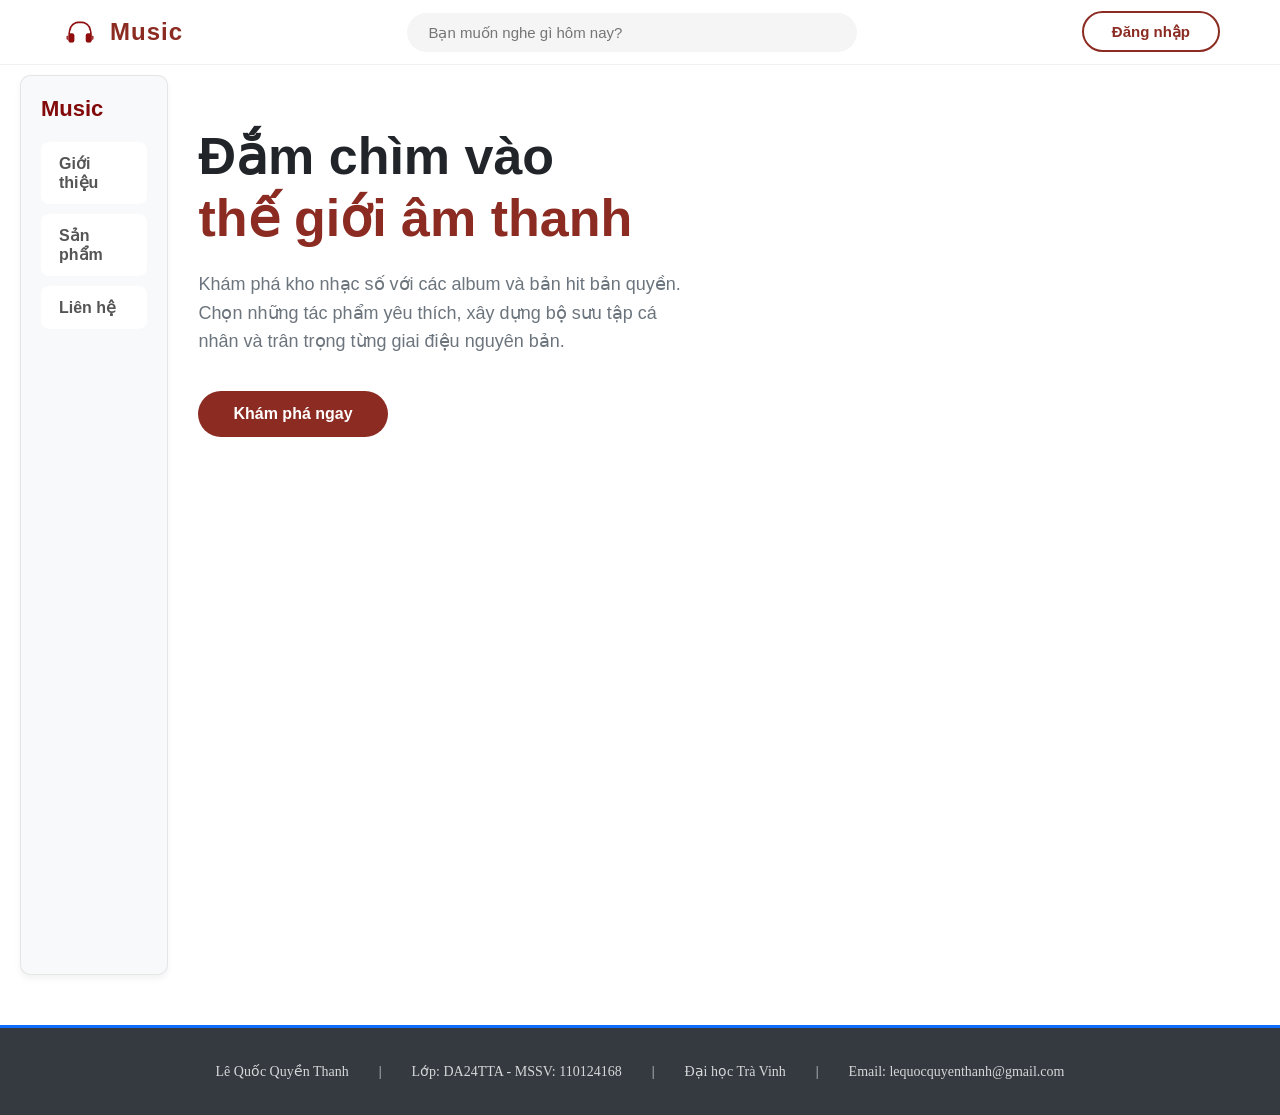
<file: index.html>
﻿<!DOCTYPE html>
<html lang="vi">
    <head>
        <title>Thiết kế web</title>
        <meta charset="utf-8">
        <link rel="stylesheet" href="css/stylein.css">
    </head>
    <body>
        <header class="header">
            <div class="hcontainer">
                
                <a href="index.html" class="hlogo">
                    <img src="assets/images/logo.jpg" alt="Music Logo">
                    <span class="bname">Music</span>
                </a>

                <div class="htim">
                    
                    <input type="text" id="timKiem" placeholder="Bạn muốn nghe gì hôm nay?">
                </div>

                <div class="hlog">
                    <label for="pLog" class="log" style="cursor: pointer;">Đăng nhập</label>
                </div>
                <input type="checkbox" id="pLog" hidden>

                <div class="login">
                    <div class="logbox">
                        <label for="pLog" class="close">✖</label>
                        
                        <h2 style="text-align: center; color: #8b2b22; margin-bottom: 20px;">Đăng Nhập</h2>
                        
                        <form>
                            <label style="font-weight: bold; font-size: 14px;font-family: Arial, sans-serif;">Tài khoản:</label>
                            <input type="text" class="loginp" placeholder="Nhập tài khoản" required>
                            
                            <label style="font-weight: bold; font-size: 14px;font-family: Arial, sans-serif;">Mật khẩu:</label>
                            <input type="password" class="loginp" placeholder="Nhập mật khẩu" required>
                            
                            <input type="submit" value="Đăng Nhập" class="sub">
                            
                            <div class="loglink">
                                <a href="#">Quên mật khẩu?</a>
                                <a href="#">Tạo tài khoản</a>
                            </div>
                        </form>
                    </div>
                </div>
                
            </div>
        </header>
        <div class="lcontainer">      
            <aside class="menu">
                <h3 class="ten">Music</h3>
                <ul class="list">
                    <li>
                        <a href="html/gioi-thieu.html" class="ds">Giới thiệu</a>
                    </li>
                    <li>
                        <a href="html/san-pham.html" class="ds">Sản phẩm</a>
                    </li>
                    <li>
                        <a href="html/lien-he.html" class="ds">Liên hệ</a>
                    </li>
                </ul>
            </aside>

            <main >          
            <div class="vanban" style="padding-right: 40px; margin-top: 50px;">
                <h1 style="font-size: 52px; font-weight: bold; color: #212529; margin-bottom: 20px; line-height: 1.2;">
                Đắm chìm vào <br><span style="color: #8b2b22;">thế giới âm thanh</span>
                </h1>
        
                <p style="font-size: 18px; color: #6c757d; line-height: 1.6; margin-bottom: 35px;">
                Khám phá kho nhạc số với các album và bản hit bản quyền. Chọn những tác phẩm yêu thích, xây dựng bộ sưu tập cá nhân và trân trọng từng giai điệu nguyên bản.            </p>
        
                <div>
                    <a href="html/san-pham.html" style="display: inline-block; background-color: #8b2b22; color: white; padding: 14px 35px; border-radius: 50px; text-decoration: none; font-weight: bold; font-size: 16px; transition: 0.3s;">
                    Khám phá ngay
                    </a>
                </div>
            </div>
            </main>

            <section class="invi">
                <video autoplay muted loop playsinline class="vi">
                <source src="assets/images/ms.mp4" type="video/mp4">
                Trình duyệt của bạn không hỗ trợ video.
                </video>
            </section>

        </div>
        <footer class="footer">
            <div class="fchu">
                <p>Lê Quốc Quyền Thanh</p>
                <p>|</p>
                <p>Lớp: DA24TTA - MSSV: 110124168</p>
                <p>|</p>
                <p>Đại học Trà Vinh</p>
                <p>|</p>
                <p>Email: lequocquyenthanh@gmail.com</p>
            </div>
            
        </footer>
        <script src="js/script.js"></script>
    </body>
</html>
</file>
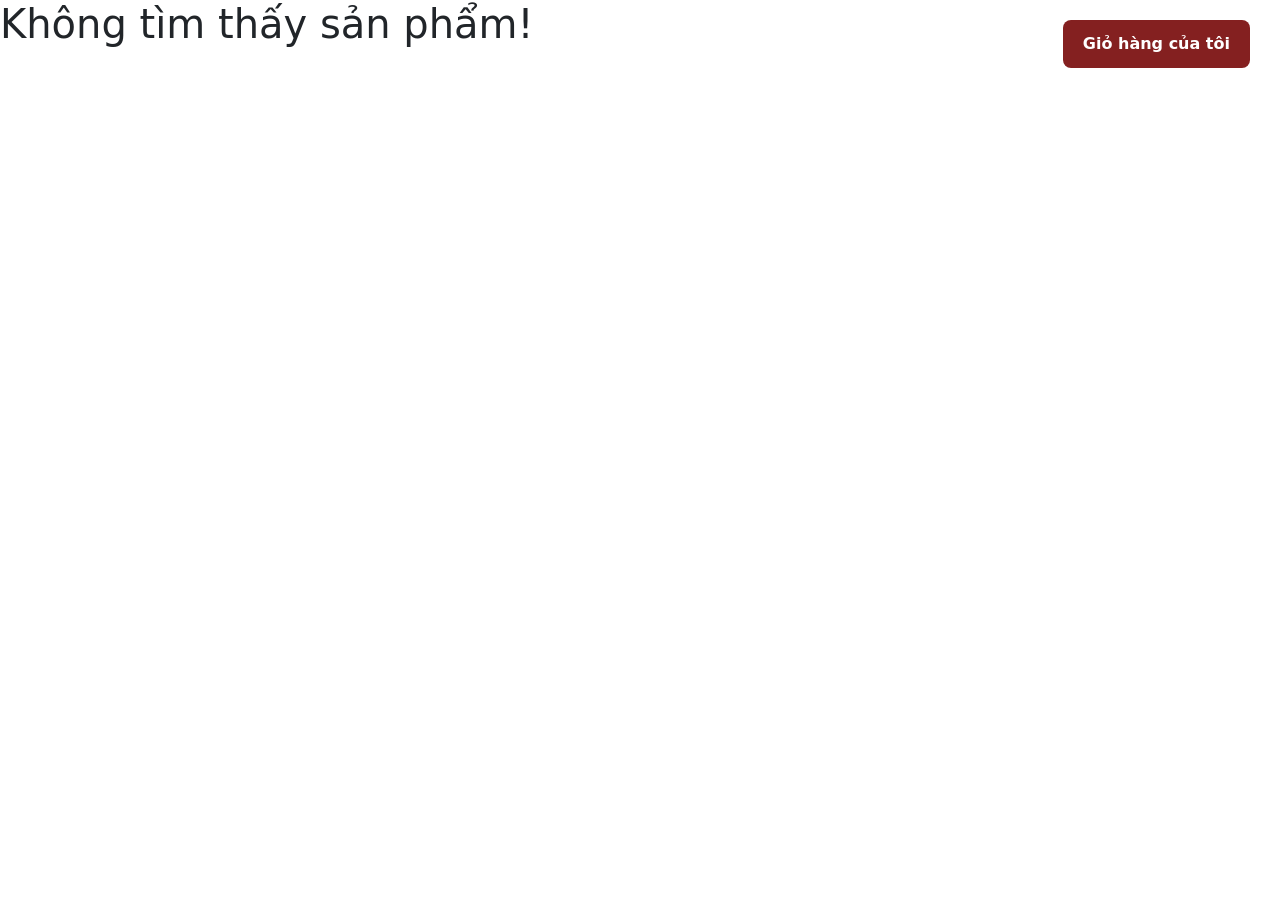
<file: html/chi-tiet.html>
﻿<!DOCTYPE html>
<html lang = "vi">
	<head>
		<title>San pham </title>
		<meta charset = "utf-8">
		<link rel = "stylesheet" href = "../css/stylect.css">
        <link href="https://cdn.jsdelivr.net/npm/bootstrap@5.3.8/dist/css/bootstrap.min.css" rel="stylesheet">
		<script src = "../js/script.js"></script>
		
	<body>
        <div class="back">
            <a href="san-pham.html" class="bk">
               <span class="nut">&#8592;</span> Quay lại 
            </a>
        </div>
		<div class="container mt-5 mb-5">
            <div class="row align-items-start">
                
                <div class="col-md-5 col-12 mb-4 mb-md-0">
                    <div class="khunghinh">
                        <img id="hinh" src="" alt="Hình album">
                    </div>
                </div>
                
                <div class="col-md-7 col-12 ps-md-5">
                    <div class="khunginfo">
                        <h1 id="ctname" class="ten"></h1>
                        <h3 id="ctname1" class="ten1"></h3>
            
                        <div class="khunggia">
                            <p id="gia" class="giatien"></p>
                        </div>
            
                        <h5 class="khungmota">Về tác phẩm:</h5>
                        <div id="mota" class="motact">
                        </div>
            
                        <div class="nutmuathem">
                            <button onclick="themvaogio()" class="nutct them" style="display: inline-block; text-align: center; cursor: pointer; line-height: normal;">
                                THÊM VÀO GIỎ
                            </button>
            
                            <button class="nutct mua" onclick="themvaogio()">MUA NGAY</button>
                        </div>
                    </div>
                </div>
                
            </div>
        </div>
		<script>

			const urlParams = new URLSearchParams(window.location.search);
			const productId = urlParams.get('id');

			const allSongs = [...trendList,...albList, ...newList];
        
            const product = allSongs.find(p => p.id === parseInt(productId));

   			if (product) {
        	document.getElementById("ctname").innerText = product.name;
            document.getElementById("ctname1").innerText = product.name1;
        	document.getElementById("gia").innerText = "Giá: " + product.price.toLocaleString() + "đ";
			document.getElementById("hinh").src=product.img;
        	document.getElementById("hinh").alt=product.name;
			document.getElementById("mota").innerText=product.desc;
            } else {
                document.body.innerHTML = "<h1>Không tìm thấy sản phẩm!</h1>";
            }


		</script>

        <script src="https://cdn.jsdelivr.net/npm/bootstrap@5.3.8/dist/js/bootstrap.bundle.min.js"></script>
       

        <label for="moPopupGioHang" class="giohang">
            Giỏ hàng của tôi
        </label>
        <input type="checkbox" id="moPopupGioHang" hidden>
        <div class="popup">
            <div class="pbox">
                
                <div class="pchu">
                    <h2 class="pgio">Giỏ hàng</h2>
                    <label for="moPopupGioHang" class="closepop">✖</label>
                </div>

                <div id="khungds" class="plistcont">
                </div>

                <div class="ptong">
                    Tổng tiền: <span id="tongtien" class="ptien">0 đ</span>
                </div>

                <button class="thanhtoan">Thanh toán</button>
                
            </div>
        </div>
	</body>
</html>
</file>
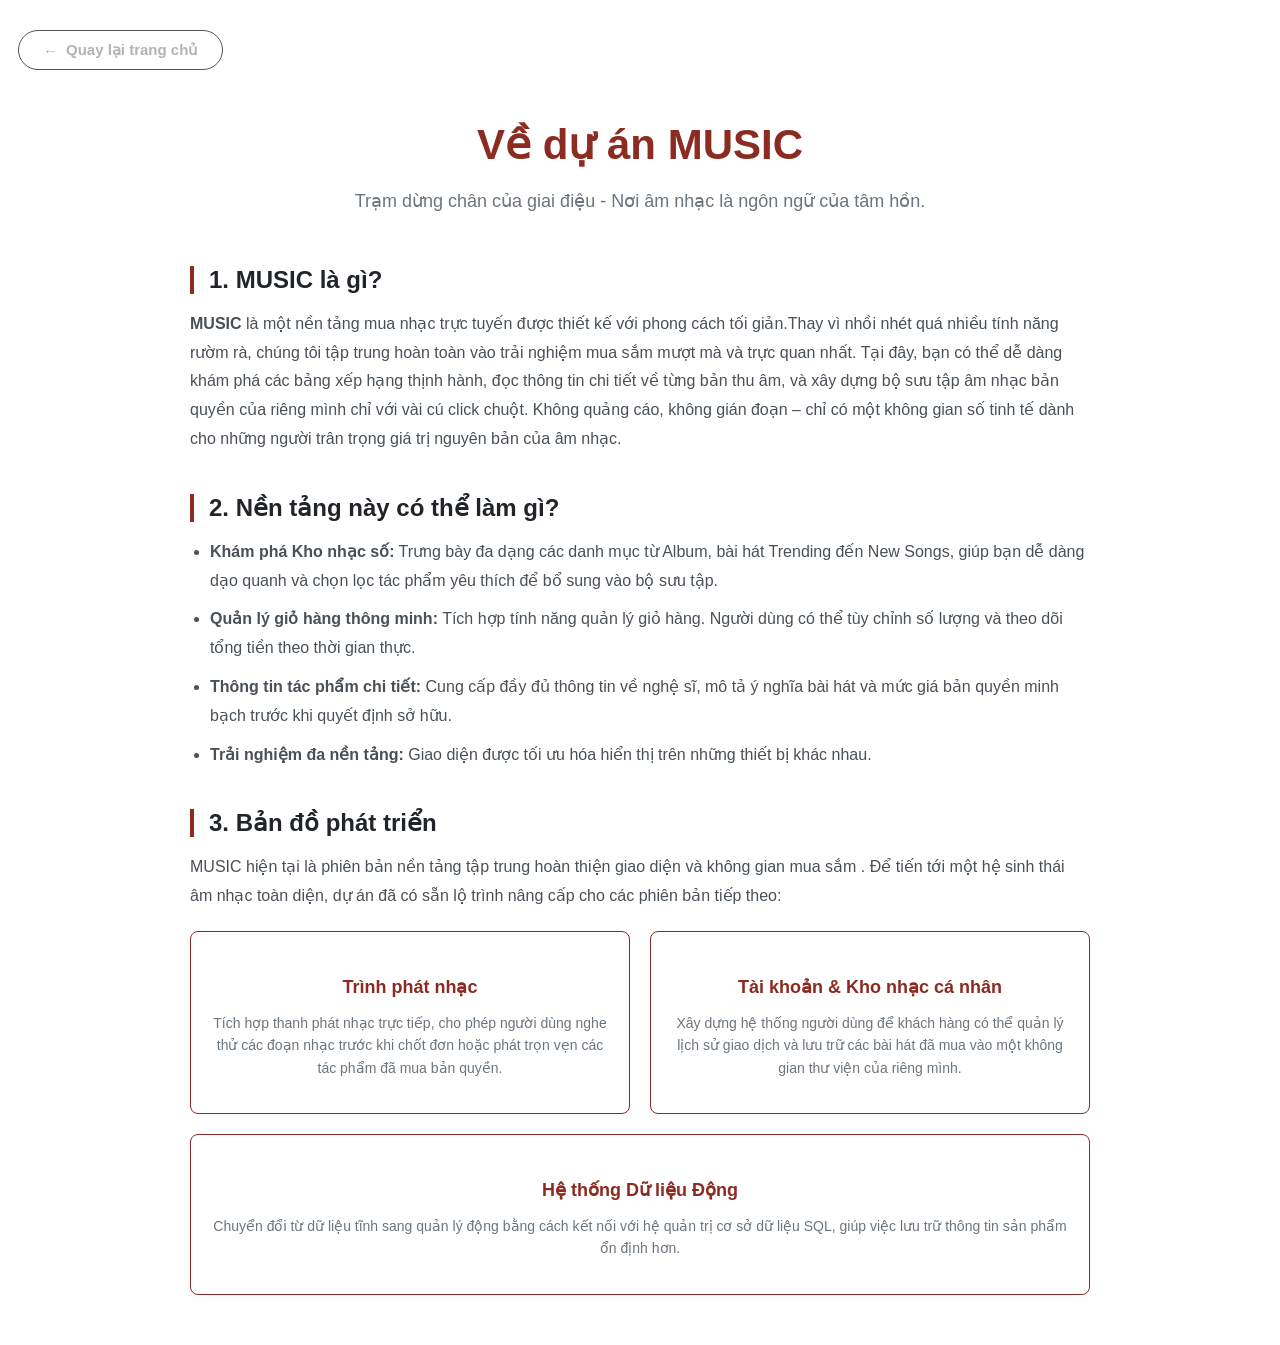
<file: html/gioi-thieu.html>
<!DOCTYPE html>
<html lang="vi">
    <head>
        <title>Giới thiệu</title>
        <meta charset="utf-8">
        <link rel="stylesheet" href="../css/stylegt.css">
    </head>
    <body>
        <div class="back">
            <a href="../index.html" class="bk">
            <span class="nut">&#8592;</span> Quay lại trang chủ
            </a>
        </div>
        <div class="container">
        
            <div class="tieude">
                <h1 class="tieude1">Về dự án MUSIC</h1>
                <p class="tieude2">
                    Trạm dừng chân của giai điệu - Nơi âm nhạc là ngôn ngữ của tâm hồn.
                </p>
            </div>

            <div class="vanban">
                <h2 class="demuc">1. MUSIC là gì?</h2>
                <p class="noidung">
                    <strong>MUSIC</strong> là một nền tảng mua nhạc trực tuyến được thiết kế với phong cách tối giản.Thay vì nhồi nhét quá nhiều tính năng rườm rà, chúng tôi tập trung hoàn toàn vào trải nghiệm mua sắm mượt mà và trực quan nhất. Tại đây, bạn có thể dễ dàng khám phá các bảng xếp hạng thịnh hành, đọc thông tin chi tiết về từng bản thu âm, và xây dựng bộ sưu tập âm nhạc bản quyền của riêng mình chỉ với vài cú click chuột. Không quảng cáo, không gián đoạn – chỉ có một không gian số tinh tế dành cho những người trân trọng giá trị nguyên bản của âm nhạc. 
                </p>
            </div>

            <div class="vanban">
                <h2 class="demuc">2. Nền tảng này có thể làm gì?</h2>
                <ul class="chucnang">
                    <li><strong>Khám phá Kho nhạc số:</strong> Trưng bày đa dạng các danh mục từ Album, bài hát Trending đến New Songs, giúp bạn dễ dàng dạo quanh và chọn lọc tác phẩm yêu thích để bổ sung vào bộ sưu tập.</li>
                    <li><strong>Quản lý giỏ hàng thông minh:</strong> Tích hợp tính năng quản lý giỏ hàng. Người dùng có thể tùy chỉnh số lượng và theo dõi tổng tiền theo thời gian thực.</li>
                    <li><strong>Thông tin tác phẩm chi tiết:</strong> Cung cấp đầy đủ thông tin về nghệ sĩ, mô tả ý nghĩa bài hát và mức giá bản quyền minh bạch trước khi quyết định sở hữu.</li>
                    <li><strong>Trải nghiệm đa nền tảng:</strong> Giao diện được tối ưu hóa hiển thị trên những thiết bị khác nhau.</li>
                </ul>
            </div>

            <div class="vanban">
                <h2 class="demuc">3. Bản đồ phát triển</h2>
                <p class="noidung">
                    MUSIC hiện tại là phiên bản nền tảng tập trung hoàn thiện giao diện và không gian mua sắm . Để tiến tới một hệ sinh thái âm nhạc toàn diện, dự án đã có sẵn lộ trình nâng cấp cho các phiên bản tiếp theo:
                </p>
            
                <div class="phattriencontainer">
                
                    <div class="khungpt">
                        <h4 class="tenpt">Trình phát nhạc</h4>
                        <p class="noidungpt">
                            Tích hợp thanh phát nhạc trực tiếp, cho phép người dùng nghe thử các đoạn nhạc trước khi chốt đơn hoặc phát trọn vẹn các tác phẩm đã mua bản quyền.
                        </p>
                    </div>

                    <div class="khungpt">
                        <h4 class="tenpt">Tài khoản & Kho nhạc cá nhân</h4>
                        <p class="noidungpt">
                            Xây dựng hệ thống người dùng để khách hàng có thể quản lý lịch sử giao dịch và lưu trữ các bài hát đã mua vào một không gian thư viện của riêng mình.
                        </p>
                    </div>

                    <div class="khungpt">
                        <h4 class="tenpt">Hệ thống Dữ liệu Động </h4>
                        <p class="noidungpt">
                            Chuyển đổi từ dữ liệu tĩnh sang quản lý động bằng cách kết nối với hệ quản trị cơ sở dữ liệu SQL, giúp việc lưu trữ thông tin sản phẩm ổn định hơn.
                        </p>
                    </div>

                </div>
            </div>

        </div>

    </body>
</html>
</file>
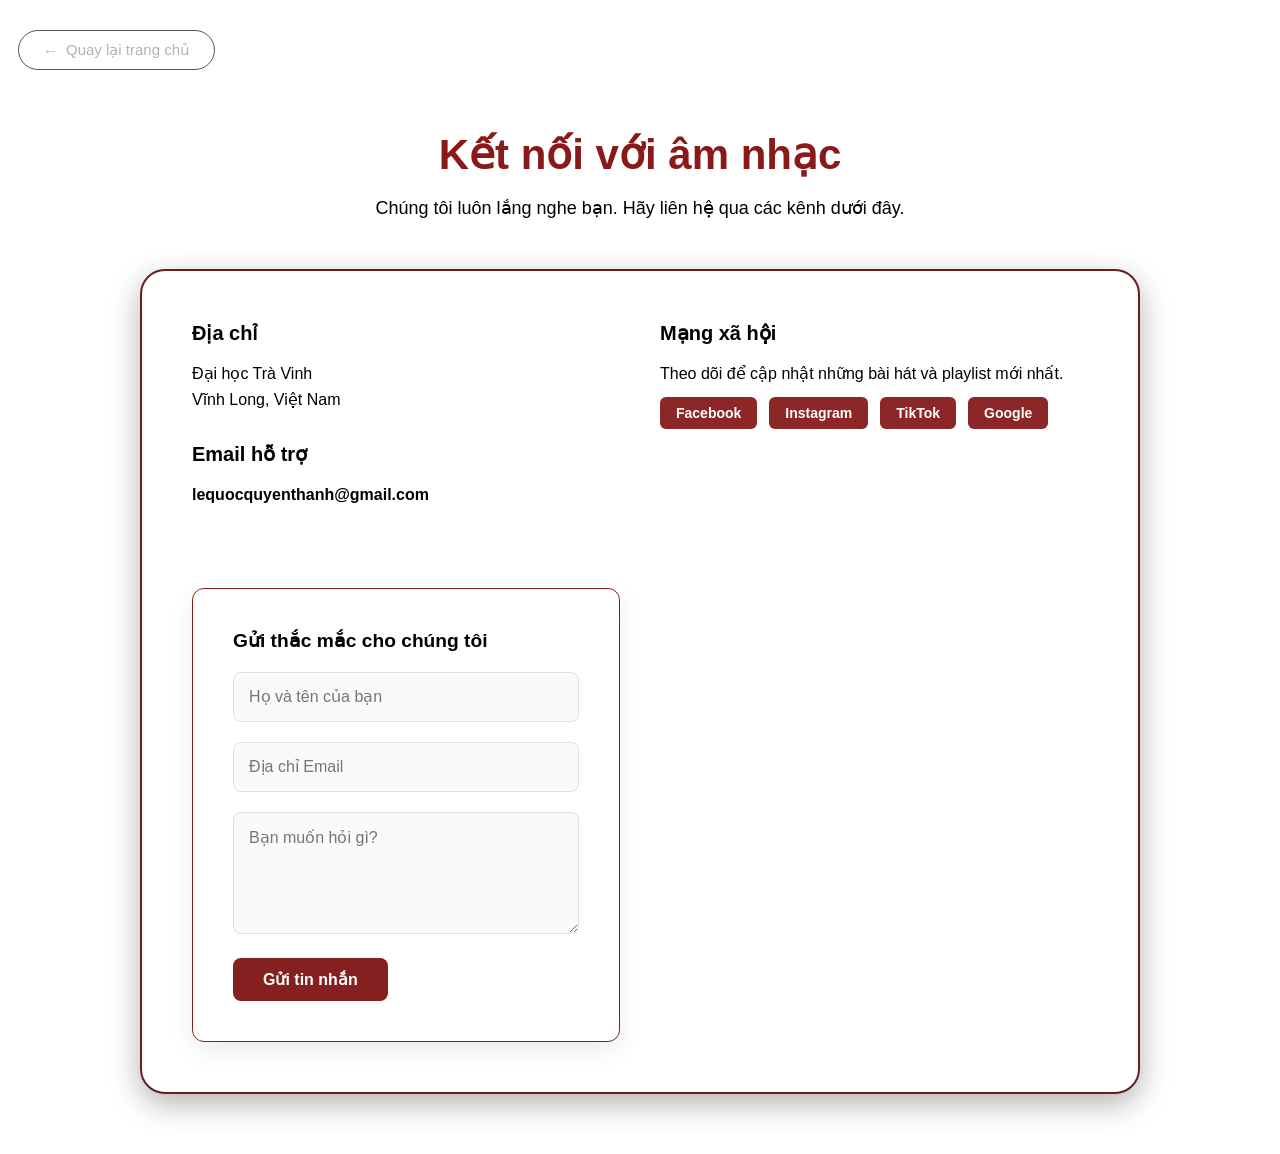
<file: html/lien-he.html>
<!DOCTYPE html>
<html lang="vi">
<head>
    <title>Liên hệ - Music</title>
    <meta charset="utf-8">
    <link rel="stylesheet" href="../css/stylelh.css">
</head>
<body>
    <div class="back">
        <a href="../index.html" class="bk">
           <span class="nut">&#8592;</span> Quay lại trang chủ
        </a>
    </div>
    <div class="lienhecontainer">
        
        <div class="tieudelh">
            <h1>Kết nối với âm nhạc</h1>
            <p>Chúng tôi luôn lắng nghe bạn. Hãy liên hệ qua các kênh dưới đây.</p>
        </div>

        <div class="khunglh">
            <div class="infolh">
                <h3> Địa chỉ</h3>
                <p>Đại học Trà Vinh<br>Vĩnh Long, Việt Nam</p>
                
                <h3> Email hỗ trợ</h3>
                <p><a href="mailto:lequocquyenthanh@gmail.com" class="linklh">lequocquyenthanh@gmail.com</a></p>
            </div>

           <div class="khungmxh">
                <h3 class="tieudemxh">Mạng xã hội</h3>
                <p class="mota">Theo dõi để cập nhật những bài hát và playlist mới nhất.</p>
    
                <div class="nutlinkmxh">
                    <a href="#" class="linkmxh">Facebook</a>
                    <a href="#" class="linkmxh">Instagram</a>
                    <a href="#" class="linkmxh">TikTok</a>
                    <a href="#" class="linkmxh">Google</a>
                </div>
            </div>
            <div class="formlh">
                <h3>Gửi thắc mắc cho chúng tôi</h3>
                <form id="lienheform">
                    <div class="fnhap">
                        <input type="text" id="name" placeholder="Họ và tên của bạn" required>
                    </div>
                    <div class="fnhap">
                        <input type="email" id="email" placeholder="Địa chỉ Email" required>
                    </div>
                    <div class="fnhap">
                        <textarea id="message" rows="5" placeholder="Bạn muốn hỏi gì?" required></textarea>
                    </div>
                    <button type="submit" class="gui">Gửi tin nhắn</button>
                </form>
            </div>
            <div class="video">
                <video autoplay muted loop playsinline class="vi">
                    <source src="../assets/images/ms.mp4" type="video/mp4">
                    Trình duyệt của bạn không hỗ trợ video.
                </video>
            </div>
        </div>

    </div>

</body>
</html>
</file>
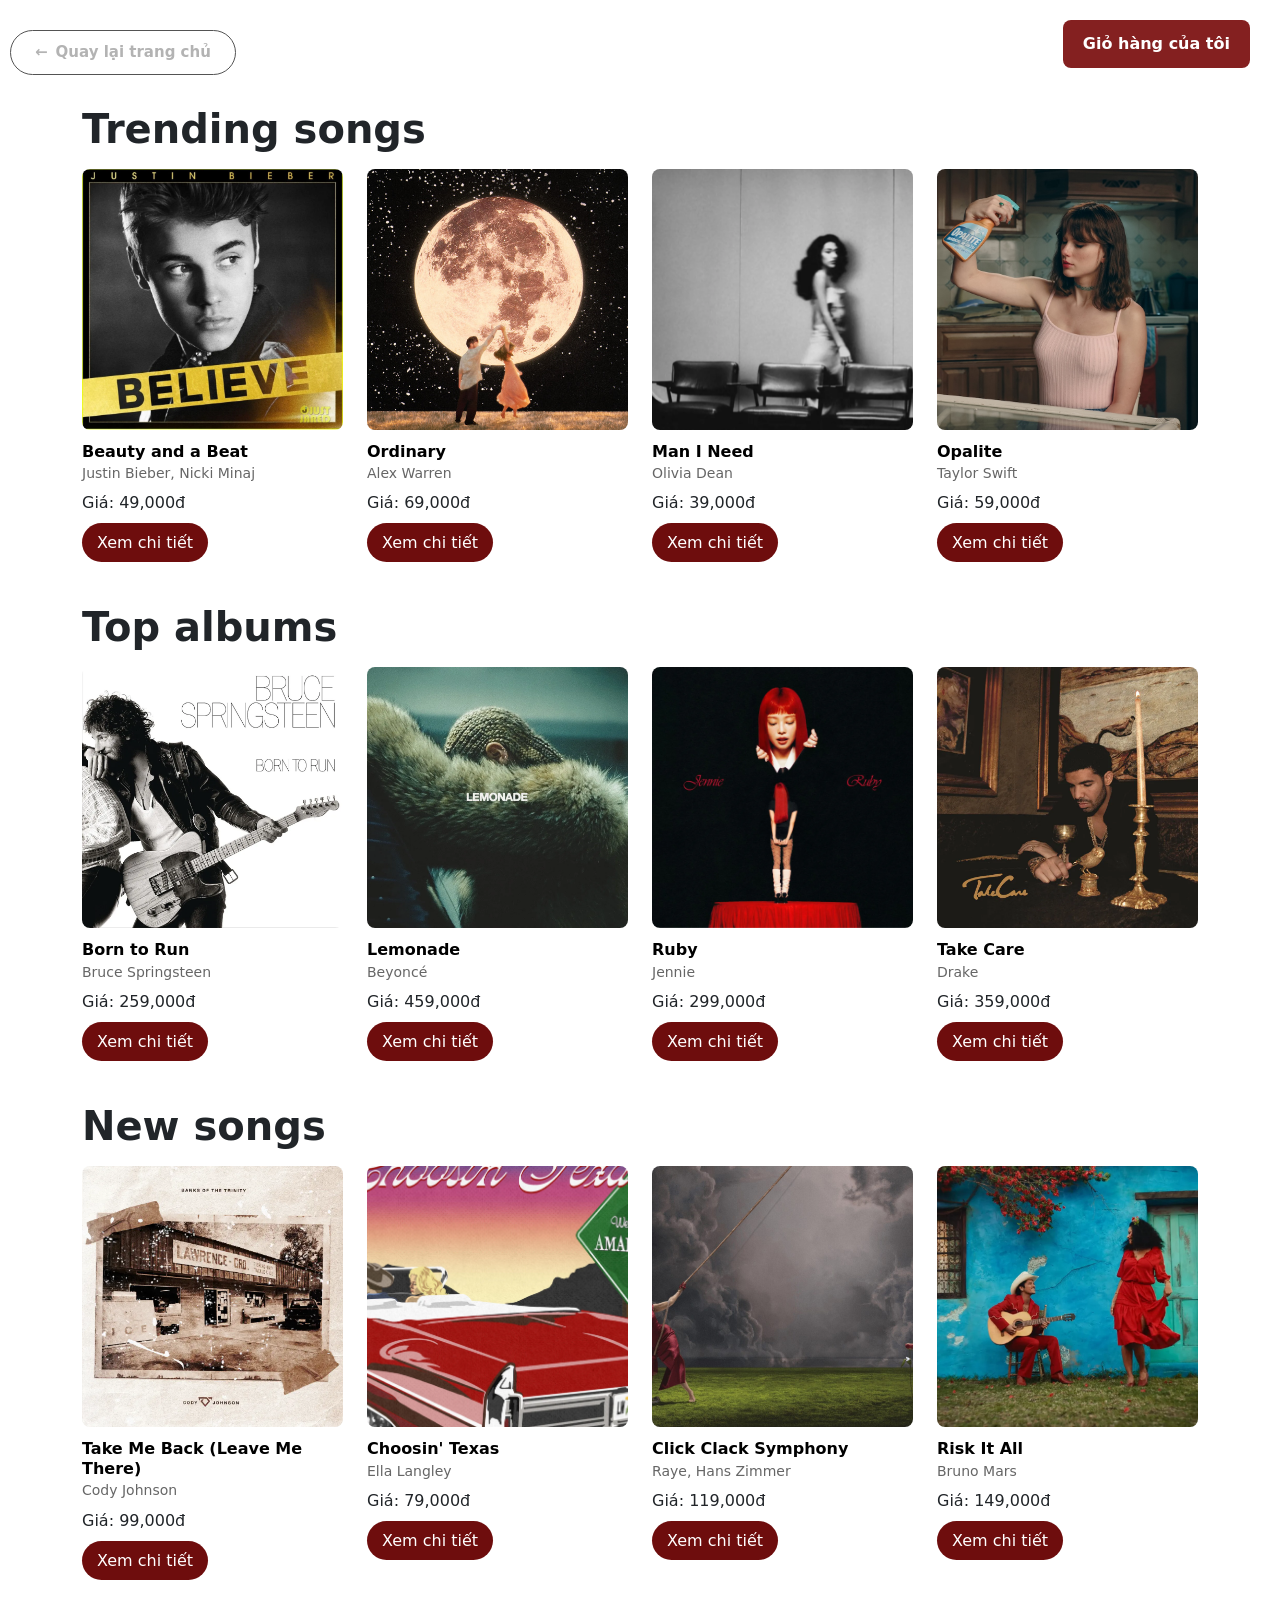
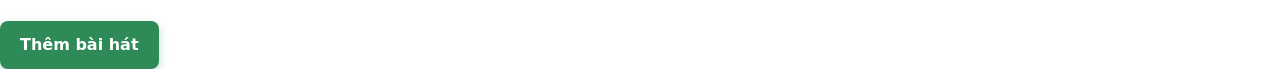
<file: html/san-pham.html>
<!DOCTYPE html>
<html lang="vi">
    <head>
        <title>Sản phẩm</title>
        <meta charset="utf-8">
        <link rel="stylesheet" href="../css/style.css">
        
        <link href="https://cdn.jsdelivr.net/npm/bootstrap@5.3.8/dist/css/bootstrap.min.css" rel="stylesheet">
    </head>
    <body onload="loadAllProduct()">
        <div class="back">
            <a href="../index.html" class="bk">
            <span class="nut">&#8592;</span> Quay lại trang chủ
            </a>
        </div>
        <label for="moPopupGioHang" class="giohang">
            Giỏ hàng của tôi
        </label>
        <input type="checkbox" id="moPopupGioHang" hidden>
        <div class="popup">
            <div class="pbox">
                
                <div class="pchu">
                    <h2 class="pgio">Giỏ hàng</h2>
                    <label for="moPopupGioHang" class="closepop">✖</label>
                </div>

                <div id="khungds" class="plistcont">
                </div>

                <div class="ptong">
                    Tổng tiền: <span id="tongtien" class="ptien">0 đ</span>
                </div>

                <button class="thanhtoan">Thanh toán</button>
                
            </div>
        </div>
        
        <div class="container mt-4">
            <h1 class="fw-bold mb-3">Trending songs </h1>
            <div id="trend-list" class="row mb-5">
            </div>
            <h1 class="fw-bold mb-3">Top albums </h1>
            <div id="alb-list" class="row mb-5">
            </div>    
            <h1 class="fw-bold mb-3">New songs </h1>
            <div id="new-list" class="row mb-5">
            </div>
        </div>

        <label for="moPopupThemSP" class="nutthem">
        Thêm bài hát
        </label>

        <input type="checkbox" id="moPopupThemSP" hidden>

        <div class="popupthem">
            <div class="pbox">
                
                <div class="pchu">
                    <h2 class="pgio"> Thêm Nhạc Mới</h2>
                    <label for="moPopupThemSP" class="closepop">✖</label>
                </div>

                <div class="themsp" style="margin-top: 15px;">
                    <input type="text" id="tenSPMoi" placeholder="Tên bài hát..." class="nhapthemsp">
                </div>
                <div class="themsp">
                    <input type="text" id="ngheSiSPMoi" placeholder="Tên ca sĩ / Nghệ sĩ..." class="nhapthemsp">
                </div>
                <div class="themsp">
                    <input type="number" id="giaSPMoi" placeholder="Giá bán (VNĐ)..." class="nhapthemsp">
                </div>
                <div class="themsp">
                    <input type="text" id="anhSPMoi" placeholder="Link ảnh (VD: ../assets/images/hinh.jpg)" class="nhapthemsp">
                </div>

                <button class="nutxacnhan" onclick="themSanPham()" style="width: 100%; margin-top: 15px;">Xác nhận thêm</button>
                
            </div>
        </div>
        <script src="https://cdn.jsdelivr.net/npm/bootstrap@5.3.8/dist/js/bootstrap.bundle.min.js"></script>
        <script src="../js/script.js"></script>
    </body>
</html>
</file>
<file: css/stylein.css>
* {
    box-sizing: border-box;
    margin: 0;
    padding: 0;
}

.lcontainer {
    display: flex;
    max-width: 100%; 
    margin: 10px auto; 
    gap: 30px;         
    padding: 0 20px;
    font-family: Arial, sans-serif;
}

.menu {
    width: 25%;
    background-color: #f8f9fa; 
    padding: 20px;
    border-radius: 10px;
    border: 1px solid #e4e4e4ee;
    height: 100vh;
    box-shadow: 0 4px 6px rgba(0,0,0,0.05);
}


.ten {
    margin-bottom: 20px;
    color: #820a0a;
    font-size: 22px;
}

.list {
    list-style: none; 
}


.ds {
    display: block; 
    padding: 12px 18px;
    margin-bottom: 10px;
    color: #555;
    text-decoration: none; 
    border-radius: 8px;
    background-color: #ffffff;
    font-weight: bold;
    transition: all 0.3s ease; 
}

.ds:hover {
    background-color: #e9ecef; 
    color: #000;
    transform: translateX(8px); 
    border-color: #ccc;
}
.footer {
    background-color: #343a40; 
    color: #ffffff;           
    padding: 30px 0;          
    text-align: center;      
    margin-top: 50px;         
    border-top: 3px solid #0d6efd; 
}
.fchu {
    display: flex;
    justify-content: center; 
    align-items: center;     
    gap: 30px;               
    flex-wrap: wrap;         
}
.fchu p {
    margin: 5px 0;
    font-size: 14px;
    opacity: 0.8; 
}
.invi {
    position: relative;
    width: 100%;
    height: 100vh; 
    overflow: hidden;
}

.vi {
    width: 100%;
    height: 100%;
    object-fit: cover; 
    border-radius: 10px;
}

.header {
    background-color: #ffffff;
    border-bottom: 1px solid #f0f0f0;
    padding: 12px 0;
    position: sticky; 
    top: 0;
    z-index: 1000; 
}

.hcontainer {
    max-width: 1200px;
    margin: 0 auto;
    padding: 0 20px;
    display: flex;
    align-items: center; 
    justify-content: space-between; 
}


.hlogo {
    display: flex;
    align-items: center;
    gap: 10px;
    text-decoration: none; 
}

.hlogo img {
    height: 40px; 
    width: auto;
    border-radius: 50%; 
}

.bname {
    font-size: 24px;
    font-weight: 800;
    color: #8b2b22; 
    letter-spacing: 1px;
    font-family: Arial, sans-serif;
}

.htim {
    display: flex;
    align-items: center;
    background-color: #f5f5f5; 
    border-radius: 50px; 
    padding: 10px 20px;
    width: 450px; 
    transition: all 0.3s ease;
    border: 1px solid transparent;
}


.htim:focus-within {
    background-color: #ffffff;
    border-color: #8b2b22; 
    box-shadow: 0 0 0 3px rgba(139, 43, 34, 0.1); 
}



.htim input {
    border: none;
    background: transparent;
    outline: none; 
    width: 100%;
    font-size: 15px;
    color: #212529;
}

.log {
    background-color: transparent;
    color: #8b2b22;
    border: 2px solid #8b2b22;
    padding: 10px 28px;
    border-radius: 50px;
    font-size: 15px;
    font-weight: bold;
    text-decoration: none;
    transition: all 0.3s ease;
    font-family: Arial, sans-serif;
    white-space: nowrap;
}

.log:hover {
    background-color: #8b2b22;
    color: #ffffff;
    transform: translateY(-2px); 
}


.login {
    position: fixed;
    top: 0; left: 0; width: 100%; height: 100%;
    background-color: rgba(0, 0, 0, 0.6);
    display: flex;
    justify-content: center;
    align-items: center;
    z-index: 2000;
    
    opacity: 0;
    visibility: hidden;
    transition: all 0.3s ease;
}

#pLog:checked ~ .login {
    opacity: 1;
    visibility: visible;
}

.logbox {
    background: #fff;
    padding: 30px;
    border-radius: 12px;
    width: 350px;
    position: relative;
    box-shadow: 0 10px 30px rgba(0,0,0,0.2);
    
}

#pLog:checked ~ .login .logbox {
    transform: translateY(0);
}

.close {
    position: absolute;
    top: 15px; right: 15px;
    font-size: 20px;
    color: #6c757d;
    cursor: pointer;
}
.close:hover { color: #8b2b22; }

.loginp {
    width: 100%;
    padding: 12px;
    margin: 8px 0 20px 0;
    border: 1px solid #ced4da;
    border-radius: 8px;
    box-sizing: border-box; 
    outline: none;
}
.loginp:focus { border-color: #8b2b22; }

.sub {
    width: 100%;
    padding: 12px;
    background-color: #8b2b22;
    color: white;
    font-weight: bold;
    border: none;
    border-radius: 8px;
    cursor: pointer;
    margin-bottom: 15px;
}
.sub:hover { background-color: #6b211a; }

.loglink {
    display: flex;
    justify-content: space-between;
    font-size: 14px;
}
.loglink a {
    color: #8b2b22;
    text-decoration: none;
}
.loglink a:hover { text-decoration: underline; }

#popupTimKiem {
    position: absolute;
    top: 100%;
    left: 0;
    background-color: #ffffff;
    max-height: 350px;
    overflow-y: auto;
    box-shadow: 0px 5px 15px rgba(0,0,0,0.2);
    border-radius: 8px;
    z-index: 9999;
    display: none; /* Mặc định ẩn */
    margin-top: 25px;
}

.baitk {
    display: block;
    padding: 12px 15px;
    border-bottom: 1px solid #eee;
    text-decoration: none;
    color: #333;
    cursor: pointer;
    transition: background 0.2s; 
}

.baitk:hover {
    background-color: #f5f5f5;
}

.baitk .tensp {
    font-weight: bold;
    font-size: 15px;
    margin-bottom: 4px;
    font-family: Arial, sans-serif;

}

.baitk .thongtinsp {
    font-size: 13px;
    color: #666;
    font-family: Arial, sans-serif;
}

.baitk .giasp {
    color: rgb(151, 24, 24);
    font-weight: bold;
    font-family: Arial, sans-serif;
}


.loitk {
    padding: 15px;
    text-align: center;
    color: rgb(169, 28, 28);
    font-weight: bold;
}
</file>
<file: css/stylect.css>
.khunghinh {
    background-color: #ffffff; 
    padding: 16px;             
    text-align: center;        
    border: 1px solid #e0e0e0; 
    border-radius: 8px;        
    box-shadow: 0 4px 8px rgba(0, 0, 0, 0.05); 
}


#hinh {
    max-width: 100%;           
    height: auto;              
    border-radius: 8px;        
    max-height: 400px;         
    object-fit: contain;       
}


.ten {
    font-weight: bold;
    color: #212529;
    margin-bottom: 12px;
}

.ten1 {
    font-weight: bold;
    color: #495057; 
    margin-bottom: 20px;
}

.khunggia {
    background-color: #f8f9fa;
    padding: 16px;
    border-radius: 8px;
    margin-bottom: 24px;
}

.giatien {
    color: #930d1a; 
    font-weight: bold;
    font-size: 32px;
    margin: 0; 
}

/* Phần mô tả */
.khungmota {
    font-weight: 600;
    font-size: 18px;
    margin-bottom: 10px;
    color: #212529;
}

.motact {
    color: #6c757d;
    line-height: 1.8; 
    margin-bottom: 24px;
}


.nutmuathem {
    display: flex;
    gap: 16px; 
    margin-top: 24px;
}

.nutct {
    width: 50%; 
    padding: 12px 20px; 
    font-size: 16px;
    font-weight: bold;
    border-radius: 8px;
    cursor: pointer;
    text-transform: uppercase; 
    transition: all 0.3s ease; 
}

.them {
    background-color: transparent;
    color: #81141e;
    border: 2px solid #660c15;
}

.them:hover {
    background-color: #6c0c16;
    color: #ffffff;
}

.mua {
    background-color: #790d18;
    color: #ffffff;
    border: 2px solid #7a0f1a;
}

.mua:hover {
    background-color: #ab434d; 
    border-color: #b63c48;
}
.back {
    margin: 30px 10px;
}
.bk {
    display: inline-flex;       
    align-items: center;
    gap: 8px;                   
    padding: 10px 24px;        
    background-color: transparent; 
    color: #b3b3b3;            
    text-decoration: none;      
    font-size: 15px;
    font-weight: 600;
    border: 1px solid #535353;  
    border-radius: 50px;        
    transition: all 0.3s ease; 
}

.bk:hover {
    color: #000000;             
    border-color: #000000;      
    background-color: rgba(255, 255, 255, 0.05); 
    transform: translateX(-5px); 
}

/*popup gio hang*/
.popup {
    position: fixed; top: 0; left: 0; width: 100%; height: 100%;
    background: rgba(0,0,0,0.5); z-index: 2000;
    display: flex; justify-content: center; align-items: center;
    opacity: 0; visibility: hidden; transition: 0.3s;
}
#moPopupGioHang:checked ~ .popup{
    opacity: 1; visibility: visible;
}

.pbox {
    background: white; width: 450px; padding: 20px;
    border-radius: 12px; box-shadow: 0 5px 15px rgba(0,0,0,0.3);
}

.pchu {
    display: flex; justify-content: space-between; align-items: center;
    border-bottom: 2px solid #eee; padding-bottom: 10px; margin-bottom: 15px;
}
.pgio { margin: 0; color: #8b2b22; font-size: 24px; }
.closepop { cursor: pointer; font-size: 20px; color: #666; }
.closepop:hover { color: #8b2b22; }

.plistcont {
    max-height: 300px; overflow-y: auto; padding-right: 10px;
}

.sprow {
    display: flex; gap: 15px; align-items: center;
    margin-bottom: 15px; border-bottom: 1px solid #eee; padding-bottom: 10px;
}
.spimg {
    width: 55px; height: 55px; border-radius: 5px;
    object-fit: cover; background: #ccc;
}
.spdetails { flex-grow: 1; }
.spname { margin: 0 0 5px 0; font-size: 16px; }
.spprice { margin: 0; color: #8b2b22; font-weight: bold; }

.soluongsp {
    display: flex; align-items: center; gap: 10px;
    border: 1px solid #ccc; padding: 5px 10px; border-radius: 5px;
}
.trucong { cursor: pointer; border: none; background: none; font-weight: bold; font-size: 16px; color: #333; }
.slhientai { font-weight: bold; width: 20px; text-align: center; }

.ptong {
    margin-top: 20px; border-top: 2px solid #eee; padding-top: 15px;
    text-align: right; font-size: 20px; font-weight: bold; color: #333;
}
.ptien { color: #8b2b22; }

.thanhtoan {
    width: 100%; background: #8b2b22; color: white;
    border: none; padding: 12px; border-radius: 8px;
    font-weight: bold; margin-top: 15px; cursor: pointer; transition: 0.2s;
}
.thanhtoan:hover { background: #6b211a; }
.giohang {
    position: fixed; 
    top: 20px;       
    right: 30px;     
    z-index: 999;      
    cursor: pointer;
    font-weight: bold;
    color: #ffffff;
    background-color: #842020; 
    padding: 12px 20px;
    border-radius: 8px; 
    
    transition: all 0.3s ease;
}


.giohang:hover {
    background-color: #631717; 
    transform: translateY(-2px); 
    box-shadow: 0 6px 15px rgba(132, 32, 32, 0.4);
}
</file>
<file: css/stylegt.css>
.container {
    max-width: 900px; 
    margin: 50px auto; 
    padding: 0 20px; 
    font-family: Arial, sans-serif; 
    color: #212529;
}

.tieude {
    text-align: center; 
    margin-bottom: 50px;
}
.tieude1 {
    font-size: 42px; 
    font-weight: bold; 
    color: #8b2b22; 
    margin-bottom: 15px;
}
.tieude2 {
    font-size: 18px; 
    color: #6c757d; 
    line-height: 1.6;
}

.vanban {
    margin-bottom: 40px;
}
.demuc {
    font-size: 24px; 
    font-weight: bold; 
    border-left: 4px solid #8b2b22; 
    padding-left: 15px; 
    margin-bottom: 15px;
}
.noidung {
    font-size: 16px; 
    line-height: 1.8; 
    color: #495057;
}

.chucnang {
    font-size: 16px; 
    line-height: 1.8; 
    color: #495057; 
    padding-left: 20px;
}
.chucnang li {
    margin-bottom: 10px;
}

.phattriencontainer {
    display: flex; 
    gap: 20px; 
    margin-top: 20px;
    flex-wrap: wrap; 
}

.khungpt {
    flex: 1; 
    min-width: 250px; 
    border: 1px solid #822c2c; 
    padding: 20px; 
    border-radius: 8px; 
    text-align: center;
    background-color: #ffffff;
    box-shadow: 0 4px 6px rgba(0,0,0,0.02); 
    transition: transform 0.3s ease; 
}

.tenpt {
    font-weight: bold; 
    margin-bottom: 10px; 
    color: #8b2b22; 
    font-size: 18px;
}

.noidungpt {
    font-size: 14px; 
    color: #6c757d; 
    line-height: 1.6;
}
.back {
    margin: 30px 10px;
    
}

.bk {
    display: inline-flex;       
    align-items: center;
    gap: 8px;                   
    padding: 10px 24px;         
    background-color: transparent; 
    color: #b3b3b3;            
    text-decoration: none;     
    font-size: 15px;
    font-weight: 600;
    border: 1px solid #535353; 
    border-radius: 50px;       
    transition: all 0.3s ease;  
    font-family: Arial, sans-serif;
    
}

.bk:hover {
    color: #000000;            
    border-color: #000000;    
    background-color: rgba(255, 255, 255, 0.05); 
    transform: translateX(-5px); 
}
</file>
<file: css/stylelh.css>
.lienhecontainer {
    max-width: 1000px;
    margin: 60px auto;
    padding: 0 20px;
    font-family: Arial, sans-serif;
}

.tieudelh {
    text-align: center;
    margin-bottom: 50px;
}

.tieudelh h1 {
    font-size: 42px;
    font-weight: bold;
    color: #8a1919; 
    margin-bottom: 10px;
}

.tieudelh p {
    font-size: 18px;
    color: #000000; 
}

.khunglh {
    display: grid;
    grid-template-columns: 1fr 1fr; 
    gap: 40px;
    background-color: #ffffff; 
    border-radius: 25px;
    padding: 50px;
    box-shadow: 0 10px 30px rgba(0, 0, 0, 0.3);
    border: 2px solid #691e1e;
}

.infolh h3, 
.khungmxh h3 {
    font-size: 20px;
    color: #000000;
    margin-bottom: 15px;
    margin-top: 30px;
    display: flex;
    align-items: center;
    gap: 10px; 
}

.infolh h3:first-child, 
.khungmxh h3:first-child {
    margin-top: 0; 
}

.infolh p, 
.khungmxh p {
    color: #000000;
    line-height: 1.6;
    font-size: 16px;
    margin-bottom: 10px;
}

.linklh {
    color: #000000;
    text-decoration: none;
    font-weight: bold;
    border-bottom: 1px solid transparent;
    transition: all 0.3s ease;
}

.linklh:hover {
    color: #9f3333;
    border-bottom-color: #912b2b; 
}

.tieudemxh {
    margin-bottom: 10px;
}

.mota {
    color: #6c757d; 
    margin-bottom: 20px;
}


.nutlinkmxh {
    display: flex;
    gap: 12px;
    flex-wrap: wrap; 
}

.linkmxh {
    text-decoration: none;
    color: #ffffff;
    font-weight: bold;
    padding: 8px 16px;
    
    border-radius: 6px;
    font-size: 14px;
    transition: all 0.3s ease; 
    background-color: #8d2727;
}

.linkmxh:hover {
    background-color: #ffffff; 
    color: #7f1c1c; 
    border-color: #ffffff;
}
.formlh {
    margin-top: 30px;
    padding: 40px;
    background-color: #ffffff;
    border-radius: 12px;
    border: 1px solid #842020; 
    box-shadow: 0 8px 24px rgba(0, 0, 0, 0.08); 
}

.formlh h3 {
    margin-top: 0;
    margin-bottom: 20px;
    color: #000;
    font-size: 1.2rem;
}

.fnhap {
    margin-bottom: 20px;
}

.fnhap input,
.fnhap textarea {
    width: 100%;
    padding: 15px;
    border: 1px solid #e0e0e0;
    border-radius: 8px;
    font-family: inherit;
    font-size: 1rem;
    box-sizing: border-box; 
    background-color: #fafafa;
    transition: all 0.3s ease;
}

.fnhap input:focus,
.fnhap textarea:focus {
    outline: none;
    border-color: #842020;
    background-color: #ffffff;
    box-shadow: 0 0 0 3px rgba(132, 32, 32, 0.1);
}

.gui {
    background-color: #842020;
    color: #ffffff;
    padding: 12px 30px;
    border: none;
    border-radius: 8px;
    cursor: pointer;
    font-size: 1rem;
    font-weight: bold;
    transition: background-color 0.3s ease;
}

.gui:hover {
    background-color: #631717; 
}
.back {
    margin: 30px 10px;
}

.bk {
    display: inline-flex;      
    align-items: center;
    gap: 8px;                  
    padding: 10px 24px;         
    background-color: transparent; 
    color: #b3b3b3;             
    text-decoration: none;     
    font-size: 15px;
    font-weight: 500;
    border: 1px solid #535353;  
    border-radius: 50px;        
    transition: all 0.3s ease;  
    font-family: Arial, sans-serif;
}

.bk:hover {
    color: #000000;             
    border-color: #000000;      
    background-color: rgba(255, 255, 255, 0.05); 
    transform: translateX(-5px); 
}

.vi {
    width: 100%;
    height: 100%;
    object-fit: cover; 
    border-radius: 10px;
}
</file>
<file: css/style.css>
.product-image {
    width: 100%;
    aspect-ratio: 1 / 1; 
    border-radius: 8px; 
    overflow: hidden; 
    background-color: #f0f0f0; 
    margin-bottom: 12px;
}

.product-image img {
    width: 100%;
    height: 100%;
    object-fit: cover; 
}

.product-info {
    width: 100%;
}


.product-info h3 {
    font-size: 16px;
    font-weight: bold;
    color: #000; 
    margin-bottom: 4px;
}

.product-info h4 {
    font-size: 14px;
    font-weight: normal;
    color: #666;
    margin-bottom: 10px;
}
.blink {
    background-color: #6e0d0d; 
    border: none; 
    border-radius: 25px; 
    padding: 10px 15px; 
    transition: all 0.3s ease; 
    text-decoration: none ; 
    color: #ffffff ; 
}
.blink:hover {
    background-color: #ee5253; 
    transform: translateY(-3px); 
    box-shadow: 0 5px 15px rgba(238, 82, 83, 0.4); 
    text-decoration: none ; 
    color: #ffffff ;
}

.back {
    margin: 30px 10px;
}

.bk {
    display: inline-flex;       
    align-items: center;
    gap: 8px;                   
    padding: 10px 24px;         
    background-color: transparent; 
    color: #b3b3b3;             
    text-decoration: none;      
    font-size: 15px;
    font-weight: 600;
    border: 1px solid #535353;  
    border-radius: 50px;        
    transition: all 0.3s ease;  
    
}

.bk:hover {
    color: #000000;             
    border-color: #000000;      
    background-color: rgba(255, 255, 255, 0.05); 
    transform: translateX(-5px); 
}
.popup {
    position: fixed; top: 0; left: 0; width: 100%; height: 100%;
    background: rgba(0,0,0,0.5); z-index: 2000;
    display: flex; justify-content: center; align-items: center;
    opacity: 0; visibility: hidden; transition: 0.3s;
}
#moPopupGioHang:checked ~ .popup{
    opacity: 1; visibility: visible;
}

.pbox {
    background: white; width: 450px; padding: 20px;
    border-radius: 12px; box-shadow: 0 5px 15px rgba(0,0,0,0.3);
}

.pchu {
    display: flex; justify-content: space-between; align-items: center;
    border-bottom: 2px solid #eee; padding-bottom: 10px; margin-bottom: 15px;
}
.pgio { margin: 0; color: #8b2b22; font-size: 24px; }
.closepop { cursor: pointer; font-size: 20px; color: #666; }
.closepop:hover { color: #8b2b22; }

.plistcont {
    max-height: 300px; overflow-y: auto; padding-right: 10px;
}


.sprow {
    display: flex; gap: 15px; align-items: center;
    margin-bottom: 15px; border-bottom: 1px solid #eee; padding-bottom: 10px;
}
.spimg {
    width: 55px; height: 55px; border-radius: 5px;
    object-fit: cover; background: #ccc;
}
.spdetails { flex-grow: 1; }
.spname { margin: 0 0 5px 0; font-size: 16px; }
.spprice { margin: 0; color: #8b2b22; font-weight: bold; }


.soluongsp {
    display: flex; align-items: center; gap: 10px;
    border: 1px solid #ccc; padding: 5px 10px; border-radius: 5px;
}
.trucong { cursor: pointer; border: none; background: none; font-weight: bold; font-size: 16px; color: #333; }
.slhientai { font-weight: bold; width: 20px; text-align: center; }


.ptong {
    margin-top: 20px; border-top: 2px solid #eee; padding-top: 15px;
    text-align: right; font-size: 20px; font-weight: bold; color: #333;
}
.ptien { color: #8b2b22; }

.thanhtoan {
    width: 100%; background: #8b2b22; color: white;
    border: none; padding: 12px; border-radius: 8px;
    font-weight: bold; margin-top: 15px; cursor: pointer; transition: 0.2s;
}
.thanhtoan:hover { background: #6b211a; }
.giohang {
    position: fixed; 
    top: 20px;       
    right: 30px;     
    z-index: 999;    
    
    cursor: pointer;
    font-weight: bold;
    color: #ffffff;
    background-color: #842020; 
    padding: 12px 20px;
    border-radius: 8px; 
    
    transition: all 0.3s ease;
}


.giohang:hover {
    background-color: #631717; 
    transform: translateY(-2px); 
    box-shadow: 0 6px 15px rgba(132, 32, 32, 0.4);
}

.nutthem {
    
    bottom: 30px;
    left: 30px;
    z-index: 999;
    cursor: pointer;
    font-weight: bold;
    color: #ffffff;
    background-color: #2e8b57; 
    padding: 12px 20px;
    border-radius: 8px;
    box-shadow: 0 4px 10px rgba(46, 139, 87, 0.3);
    transition: all 0.3s ease;
}

.nutthem:hover {
    background-color: #1e6b40;
    transform: translateY(-2px);
}

.nhapthemsp {
    width: 100%;
    padding: 12px;
    border: 1px solid #ccc;
    border-radius: 6px;
    box-sizing: border-box;
    margin-bottom: 15px;
    font-family: inherit;
}

#moPopupThemSP:checked ~ .popupthem {
    display: flex;
}

.popupthem {
    display: none; 
    position: fixed;
    top: 0; left: 0; width: 100%; height: 100%;
    background-color: rgba(0,0,0,0.6);
    z-index: 1000;
    justify-content: center;
    align-items: center;
}


.xoa {
    background: none;
    border: none;
    color: rgb(0, 0, 0);
    cursor: pointer;
    font-size: 1.2rem;
    transition: all 0.2s ease; 
}


.xoa:hover {
    color: darkred; 
    transform: scale(1.1); 
}
</file>
